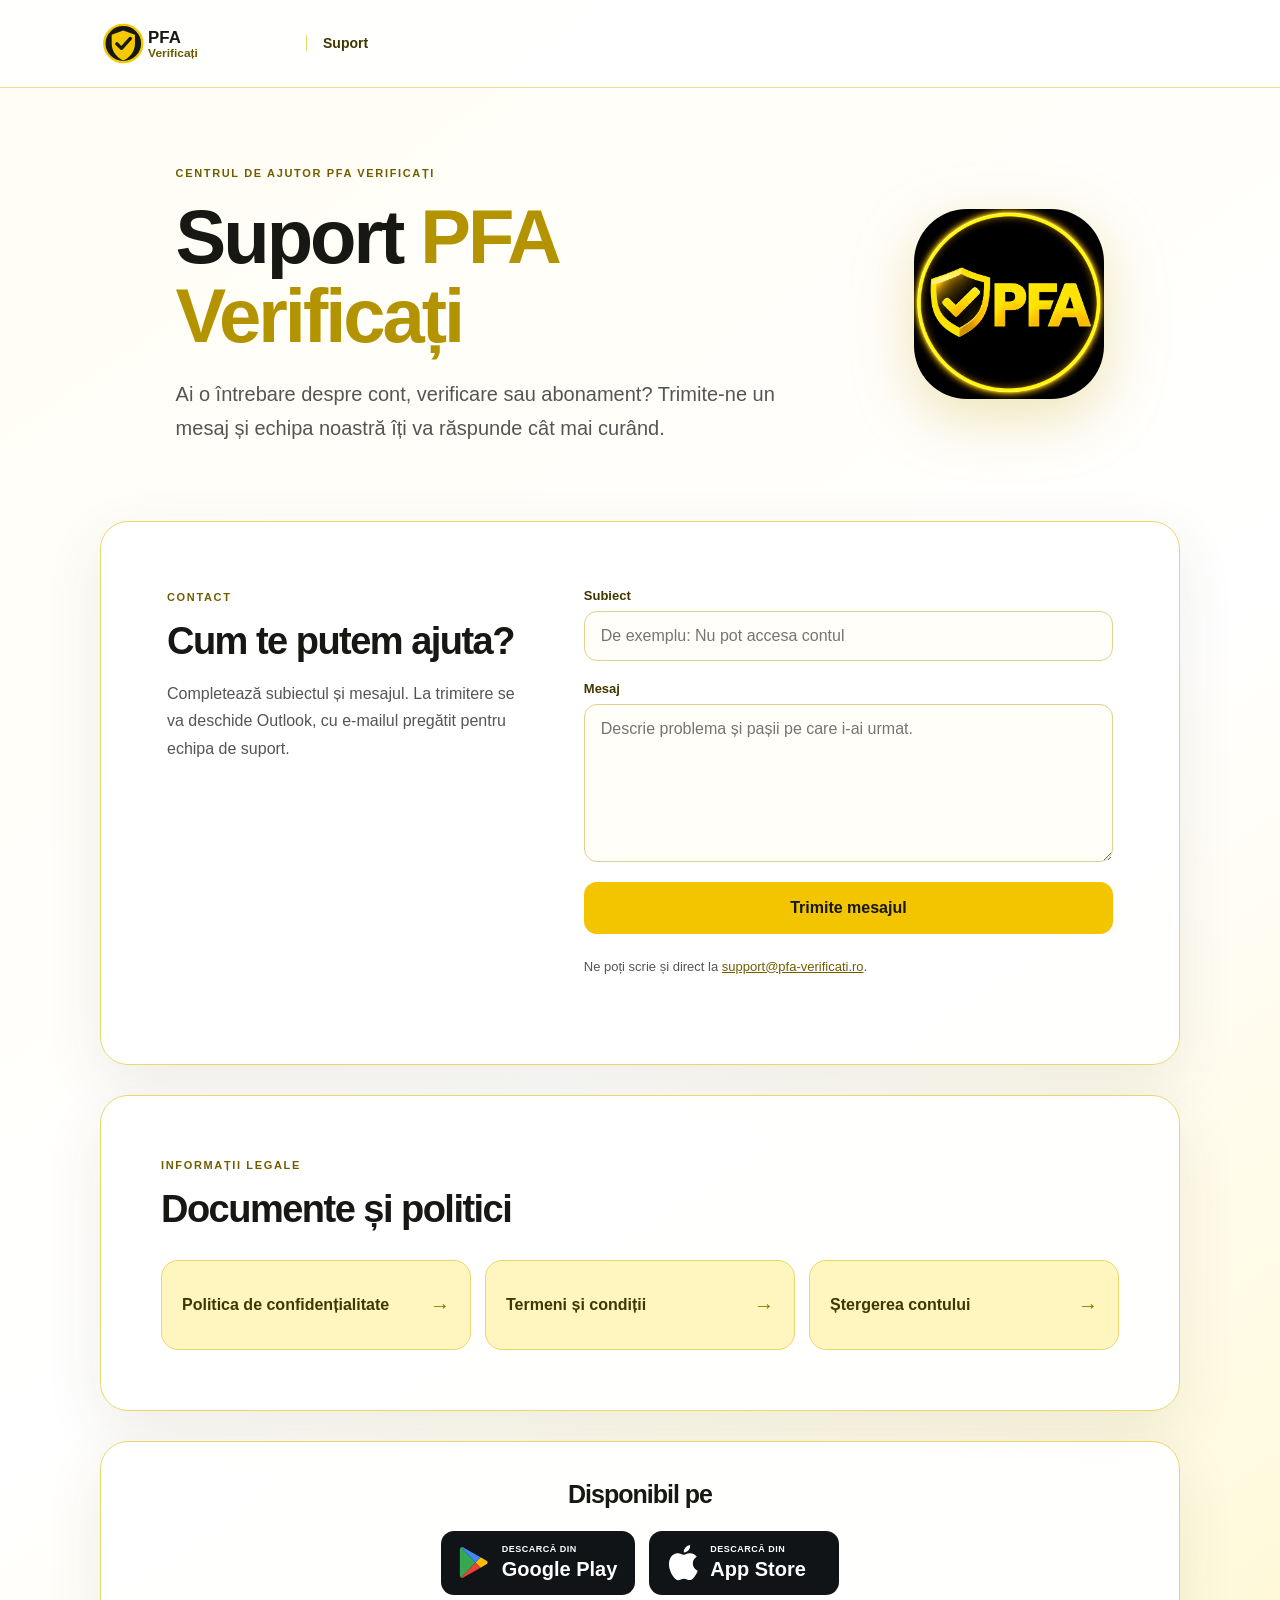
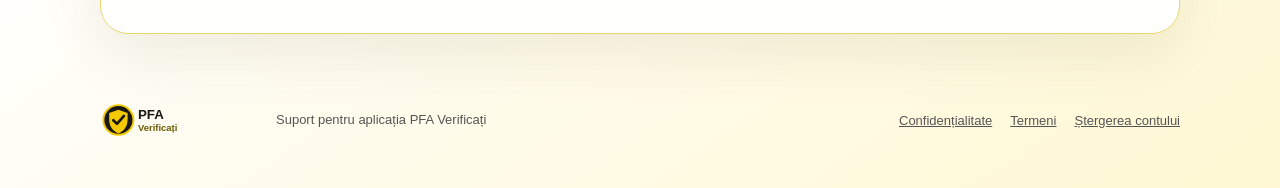
<file: index.html>
<!doctype html>
<html lang="ro">
<head>
  <meta charset="utf-8">
  <meta name="viewport" content="width=device-width, initial-scale=1">
  <meta name="theme-color" content="#f4c900">
  <meta name="description" content="Centrul de suport pentru aplicația PFA Verificați.">
  <title>Suport PFA Verificați</title>
  <link rel="icon" type="image/png" href="assets/favicon.png">
  <link rel="stylesheet" href="styles.css">
</head>
<body>
  <header class="site-header">
    <a class="brand" href="./" aria-label="Suport PFA Verificați — pagina principală">
      <img src="assets/logo.svg" alt="PFA Verificați">
      <span>Suport</span>
    </a>
  </header>

  <main>
    <section class="hero" aria-labelledby="page-title">
      <div class="hero-copy">
        <p class="eyebrow">CENTRUL DE AJUTOR PFA VERIFICAȚI</p>
        <h1 id="page-title">Suport <em>PFA Verificați</em></h1>
        <p class="lead">Ai o întrebare despre cont, verificare sau abonament? Trimite-ne un mesaj și echipa noastră îți va răspunde cât mai curând.</p>
      </div>
      <img class="hero-icon" src="assets/pfa-icon.png" alt="" aria-hidden="true">
    </section>

    <section class="support-card" aria-labelledby="contact-title">
      <div class="section-heading">
        <p class="eyebrow">CONTACT</p>
        <h2 id="contact-title">Cum te putem ajuta?</h2>
        <p>Completează subiectul și mesajul. La trimitere se va deschide Outlook, cu e-mailul pregătit pentru echipa de suport.</p>
      </div>
      <form id="support-form">
        <label for="subject">Subiect</label>
        <input id="subject" name="subject" type="text" maxlength="120" autocomplete="off" required placeholder="De exemplu: Nu pot accesa contul">

        <label for="message">Mesaj</label>
        <textarea id="message" name="message" rows="7" maxlength="3000" required placeholder="Descrie problema și pașii pe care i-ai urmat."></textarea>

        <button type="submit">Trimite mesajul</button>
      </form>
      <p class="direct-contact">Ne poți scrie și direct la <a href="mailto:support@pfa-verificati.ro">support@pfa-verificati.ro</a>.</p>
    </section>

    <section class="legal-section" aria-labelledby="legal-title">
      <p class="eyebrow">INFORMAȚII LEGALE</p>
      <h2 id="legal-title">Documente și politici</h2>
      <div class="legal-links">
        <a href="privacy-policy.html"><span>Politica de confidențialitate</span><b aria-hidden="true">→</b></a>
        <a href="terms-of-service.html"><span>Termeni și condiții</span><b aria-hidden="true">→</b></a>
        <a href="delete-user-policy.html"><span>Ștergerea contului</span><b aria-hidden="true">→</b></a>
      </div>
    </section>

    <section class="stores" aria-labelledby="stores-title">
      <h2 id="stores-title">Disponibil pe</h2>
      <div class="store-links">
        <a class="store-badge" href="https://play.google.com/store/apps" aria-label="Deschide Google Play" target="_blank" rel="noopener noreferrer">
          <svg viewBox="0 0 36 40" aria-hidden="true"><path fill="#34a853" d="M2.2 2.2A4 4 0 0 0 1 5.1v29.8a4 4 0 0 0 1.2 2.9l17-17.8z"/><path fill="#fbbc04" d="m25 13.9-5.8 6.1 5.8 6.1 7-4a2.4 2.4 0 0 0 0-4.2z"/><path fill="#4285f4" d="M2.2 2.2 19.2 20l5.8-6.1L6.1 3.1a4.2 4.2 0 0 0-3.9-.9z"/><path fill="#ea4335" d="M2.2 37.8a4.2 4.2 0 0 0 3.9-.9L25 26.1 19.2 20z"/></svg>
          <span><small>DESCARCĂ DIN</small>Google Play</span>
        </a>
        <a class="store-badge" href="https://www.apple.com/app-store/" aria-label="Deschide App Store" target="_blank" rel="noopener noreferrer">
          <svg viewBox="0 0 32 38" aria-hidden="true"><path fill="currentColor" d="M26.7 20.1c0-4.6 3.8-6.8 4-7-2.2-3.2-5.5-3.6-6.7-3.7-2.8-.3-5.5 1.7-6.9 1.7-1.4 0-3.6-1.7-6-1.6-3 .1-5.9 1.8-7.5 4.5-3.3 5.7-.8 14 2.3 18.6 1.5 2.2 3.3 4.7 5.7 4.6 2.3-.1 3.2-1.5 5.9-1.5 2.8 0 3.6 1.5 6 1.4 2.5 0 4.1-2.2 5.6-4.4 1.8-2.6 2.5-5.1 2.5-5.3-.1 0-4.9-1.9-4.9-7.3zM22.2 6.4A7.2 7.2 0 0 0 23.9 1a7.3 7.3 0 0 0-4.8 2.5 6.9 6.9 0 0 0-1.8 5.1c1.8.1 3.7-.9 4.9-2.2z"/></svg>
          <span><small>DESCARCĂ DIN</small>App Store</span>
        </a>
      </div>
    </section>
  </main>

  <footer>
    <img src="assets/logo.svg" alt="PFA Verificați">
    <p>Suport pentru aplicația PFA Verificați</p>
    <nav aria-label="Documente legale">
      <a href="privacy-policy.html">Confidențialitate</a>
      <a href="terms-of-service.html">Termeni</a>
      <a href="delete-user-policy.html">Ștergerea contului</a>
    </nav>
  </footer>
  <script src="support.js"></script>
</body>
</html>
</file>
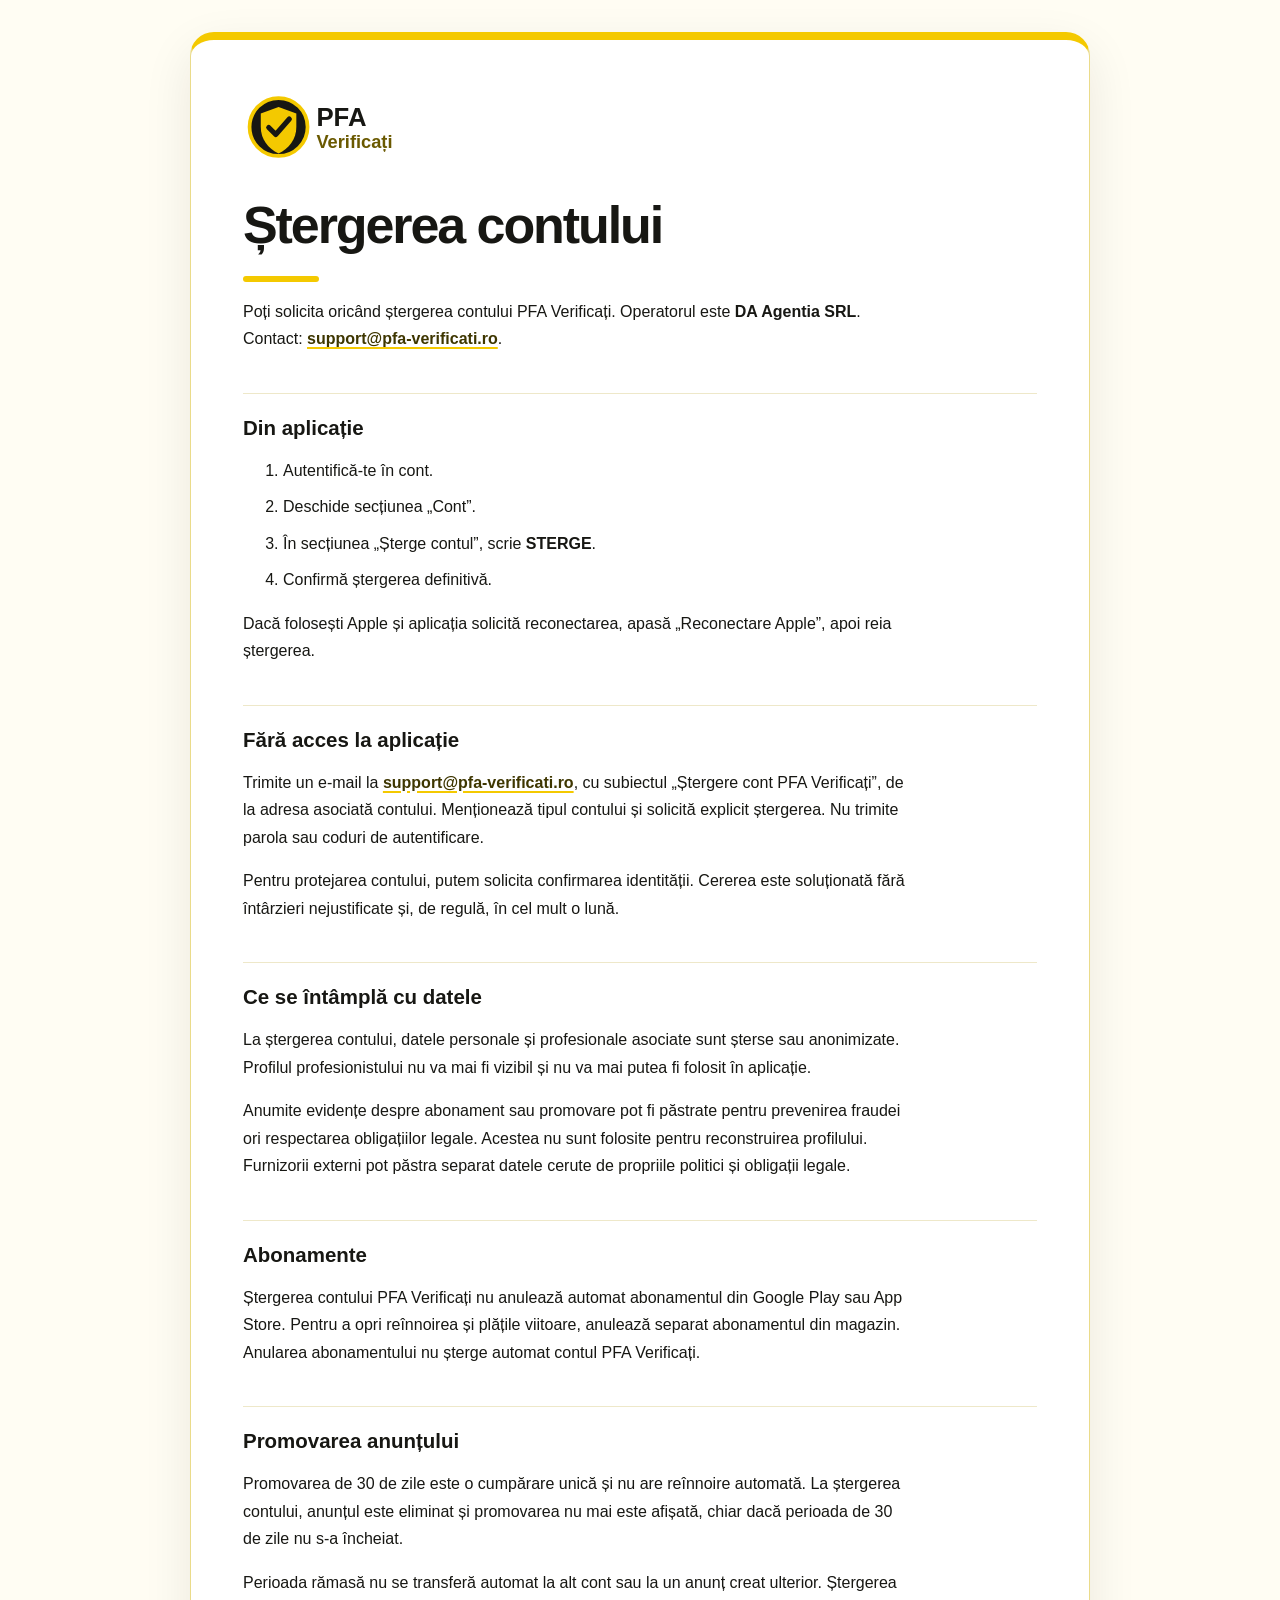
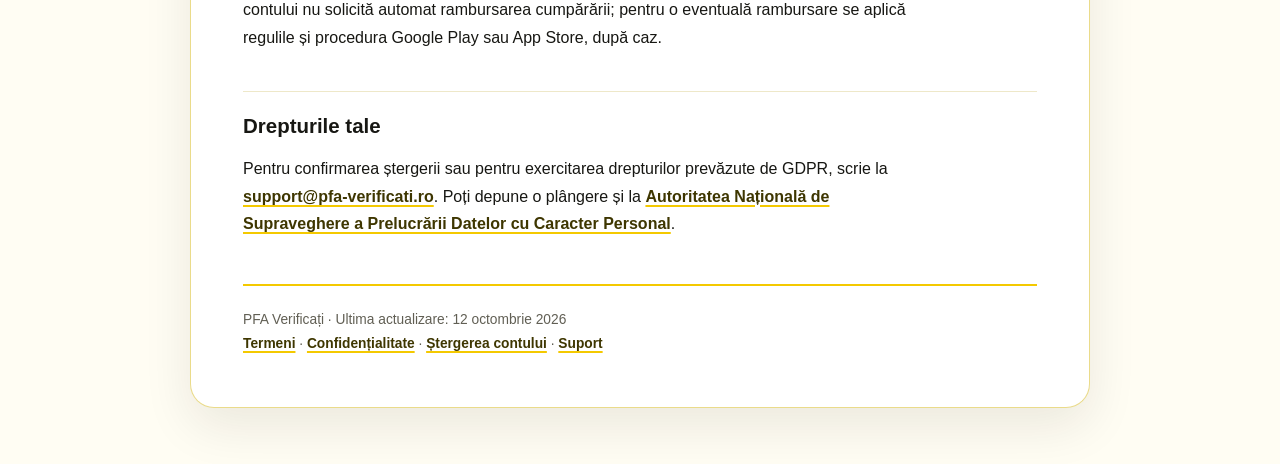
<file: delete-user-policy.html>
<!doctype html>
<html lang="ro">
<head>
 <meta charset="utf-8">
 <meta name="viewport" content="width=device-width,initial-scale=1">
 <meta name="theme-color" content="#f4c900">
 <meta name="description" content="Instrucțiuni pentru ștergerea contului PFA Verificați.">
 <title>Ștergerea contului · PFA Verificați</title>
 <link rel="icon" type="image/png" href="assets/favicon.png">
 <link rel="stylesheet" href="legal.css">
</head>
<body>
<main>
 <a href="index.html" aria-label="Înapoi la pagina de suport"><img class="logo" src="logo.svg" alt="PFA Verificați"></a>
 <h1>Ștergerea contului</h1>
 <p>Poți solicita oricând ștergerea contului PFA Verificați. Operatorul este <strong>DA Agentia SRL</strong>. Contact: <a href="mailto:support@pfa-verificati.ro">support@pfa-verificati.ro</a>.</p>

 <h2>Din aplicație</h2>
 <ol>
  <li>Autentifică-te în cont.</li>
  <li>Deschide secțiunea „Cont”.</li>
  <li>În secțiunea „Șterge contul”, scrie <strong>STERGE</strong>.</li>
  <li>Confirmă ștergerea definitivă.</li>
 </ol>
 <p>Dacă folosești Apple și aplicația solicită reconectarea, apasă „Reconectare Apple”, apoi reia ștergerea.</p>

 <h2>Fără acces la aplicație</h2>
 <p>Trimite un e-mail la <a href="mailto:support@pfa-verificati.ro">support@pfa-verificati.ro</a>, cu subiectul „Ștergere cont PFA Verificați”, de la adresa asociată contului. Menționează tipul contului și solicită explicit ștergerea. Nu trimite parola sau coduri de autentificare.</p>
 <p>Pentru protejarea contului, putem solicita confirmarea identității. Cererea este soluționată fără întârzieri nejustificate și, de regulă, în cel mult o lună.</p>

 <h2>Ce se întâmplă cu datele</h2>
 <p>La ștergerea contului, datele personale și profesionale asociate sunt șterse sau anonimizate. Profilul profesionistului nu va mai fi vizibil și nu va mai putea fi folosit în aplicație.</p>
 <p>Anumite evidențe despre abonament sau promovare pot fi păstrate pentru prevenirea fraudei ori respectarea obligațiilor legale. Acestea nu sunt folosite pentru reconstruirea profilului. Furnizorii externi pot păstra separat datele cerute de propriile politici și obligații legale.</p>

 <h2>Abonamente</h2>
 <p>Ștergerea contului PFA Verificați nu anulează automat abonamentul din Google Play sau App Store. Pentru a opri reînnoirea și plățile viitoare, anulează separat abonamentul din magazin. Anularea abonamentului nu șterge automat contul PFA Verificați.</p>

 <h2>Promovarea anunțului</h2>
 <p>Promovarea de 30 de zile este o cumpărare unică și nu are reînnoire automată. La ștergerea contului, anunțul este eliminat și promovarea nu mai este afișată, chiar dacă perioada de 30 de zile nu s-a încheiat.</p>
 <p>Perioada rămasă nu se transferă automat la alt cont sau la un anunț creat ulterior. Ștergerea contului nu solicită automat rambursarea cumpărării; pentru o eventuală rambursare se aplică regulile și procedura Google Play sau App Store, după caz.</p>

 <h2>Drepturile tale</h2>
 <p>Pentru confirmarea ștergerii sau pentru exercitarea drepturilor prevăzute de GDPR, scrie la <a href="mailto:support@pfa-verificati.ro">support@pfa-verificati.ro</a>. Poți depune o plângere și la <a href="https://www.dataprotection.ro/" rel="noopener">Autoritatea Națională de Supraveghere a Prelucrării Datelor cu Caracter Personal</a>.</p>

 <footer>PFA Verificați · Ultima actualizare: 12 octombrie 2026<br><a href="terms-of-service.html">Termeni</a> · <a href="privacy-policy.html">Confidențialitate</a> · <a href="delete-user-policy.html">Ștergerea contului</a> · <a href="index.html">Suport</a></footer>
</main>
</body>
</html>
</file>
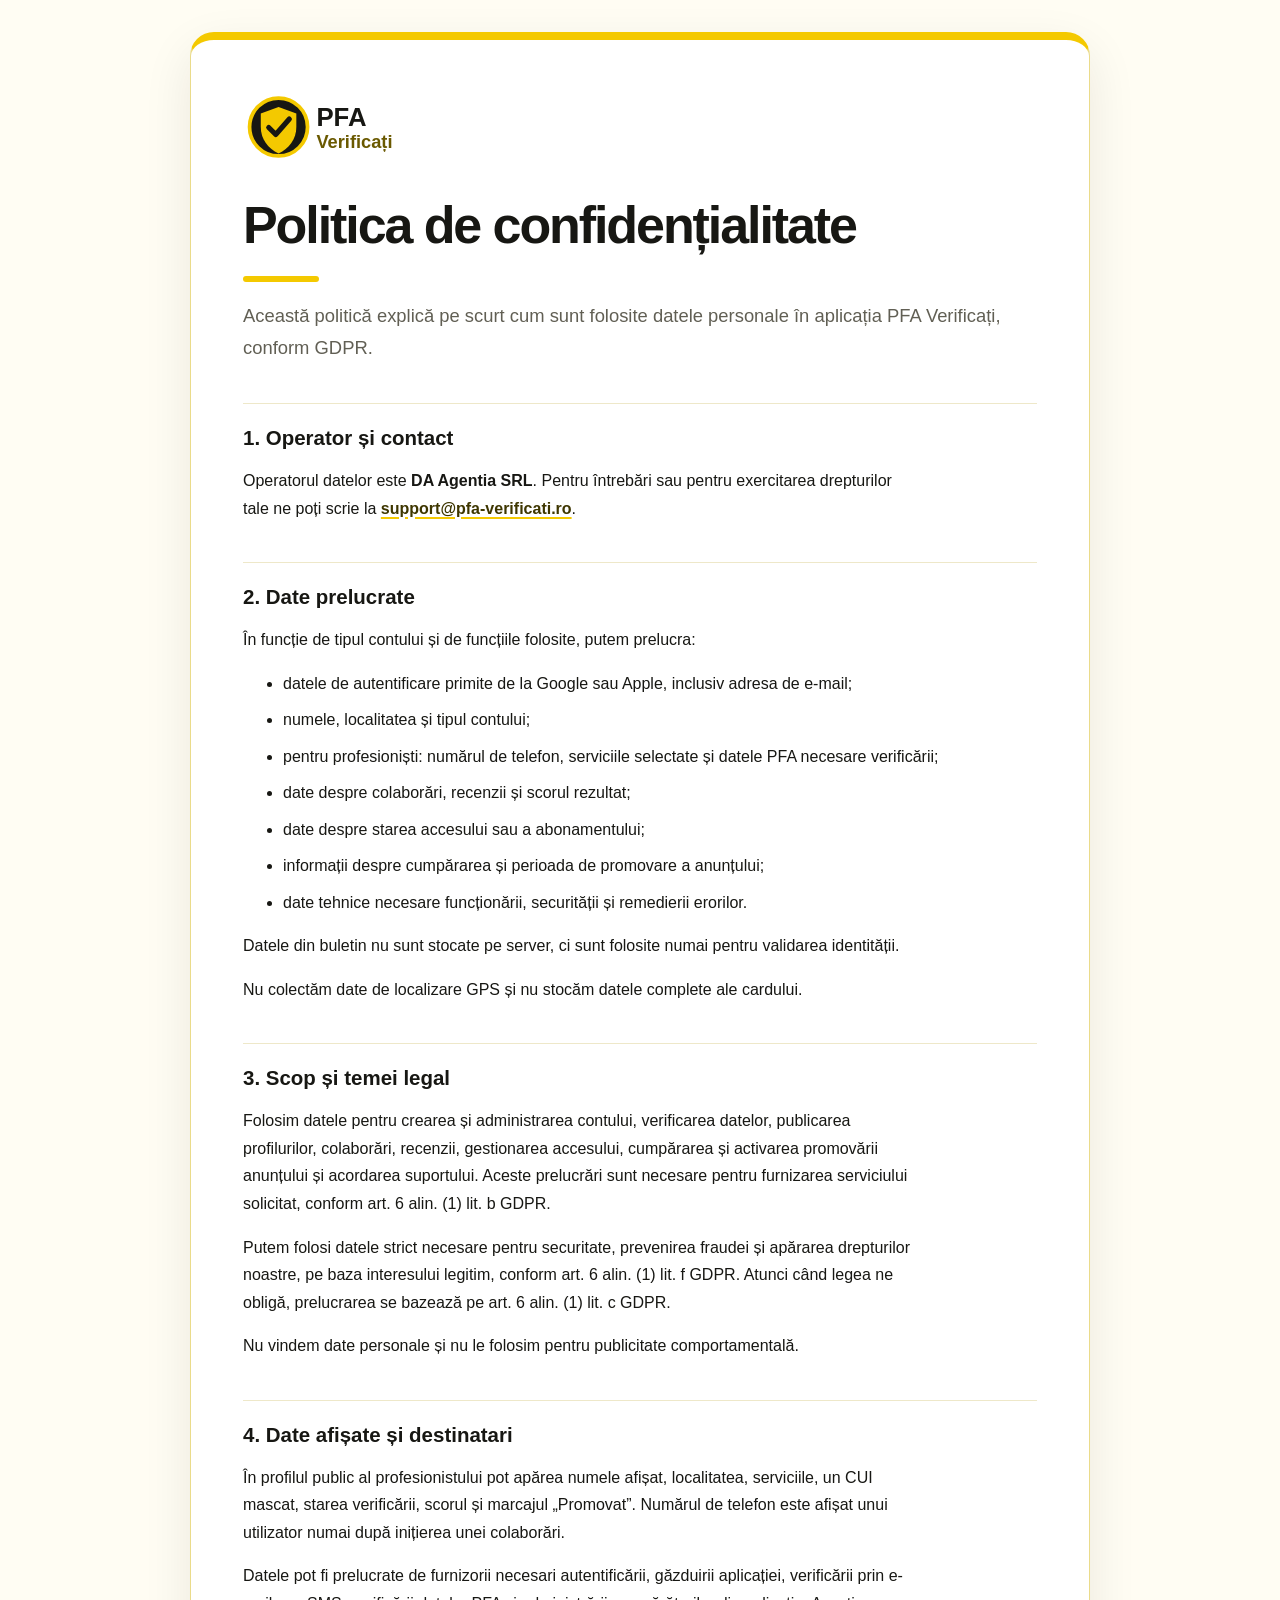
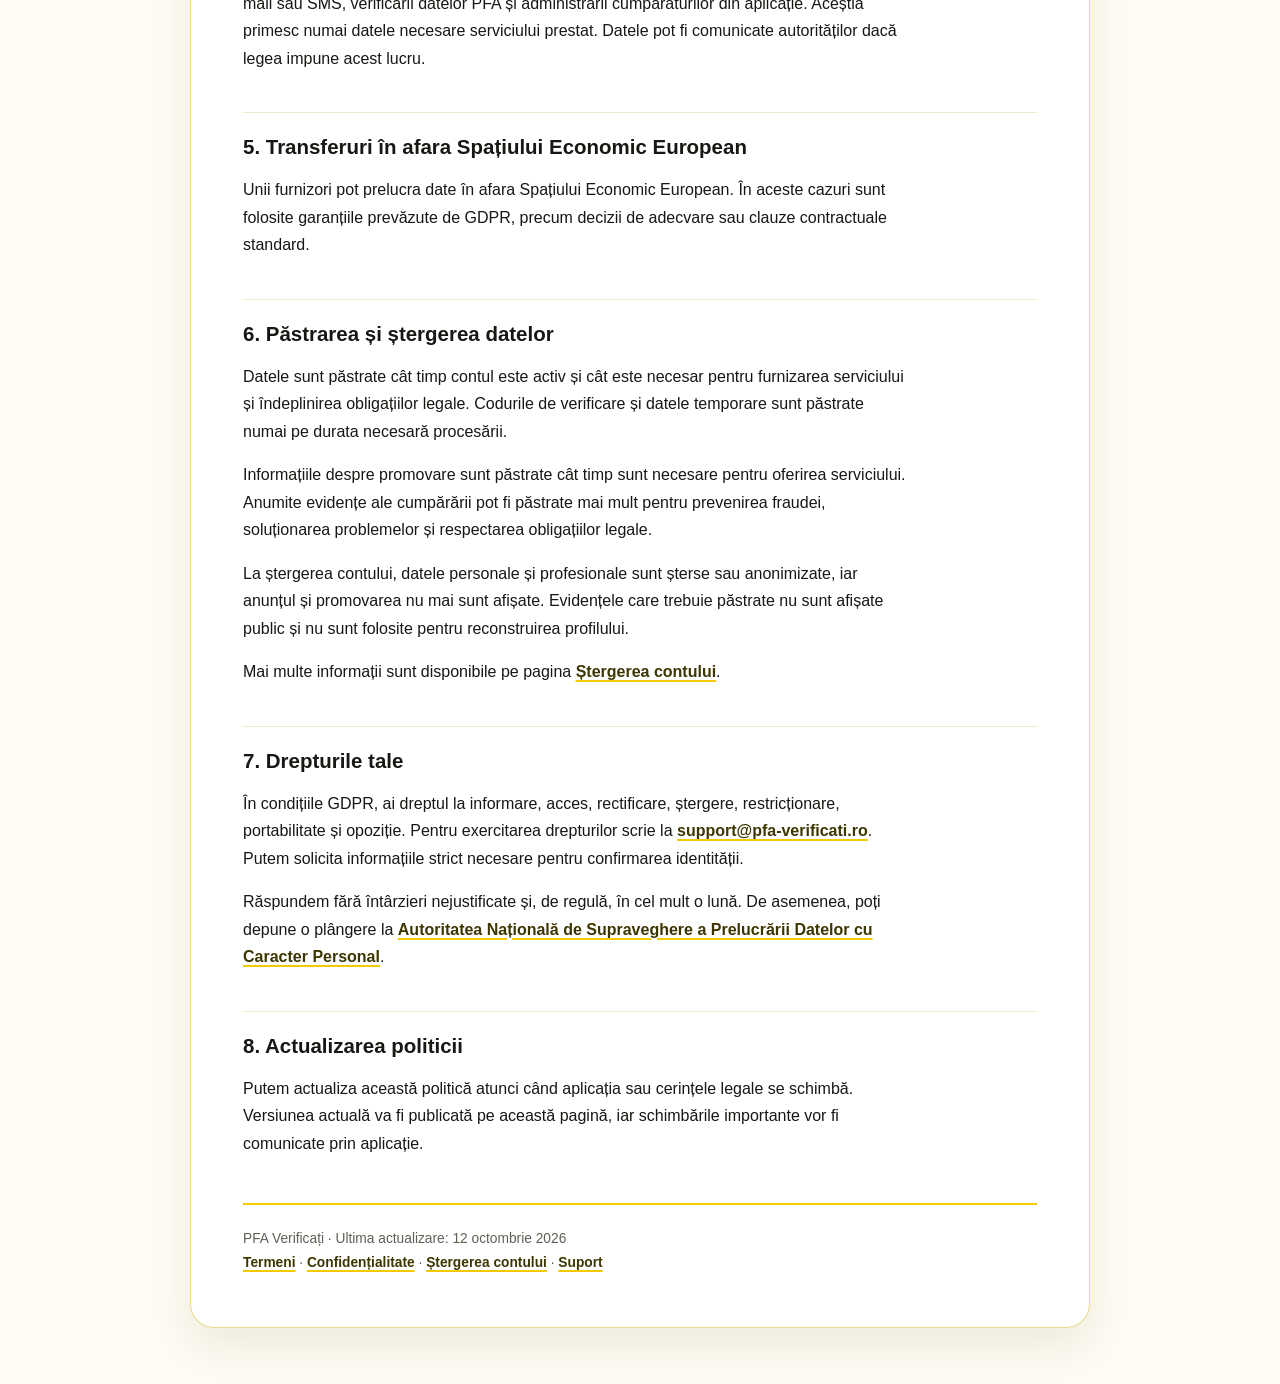
<file: privacy-policy.html>
<!doctype html>
<html lang="ro">
<head>
 <meta charset="utf-8">
 <meta name="viewport" content="width=device-width,initial-scale=1">
 <meta name="theme-color" content="#f4c900">
 <meta name="description" content="Politica de confidențialitate a aplicației PFA Verificați.">
 <title>Politica de confidențialitate · PFA Verificați</title>
 <link rel="icon" type="image/png" href="assets/favicon.png">
 <link rel="stylesheet" href="legal.css">
</head>
<body>
<main>
 <a href="index.html" aria-label="Înapoi la pagina de suport"><img class="logo" src="logo.svg" alt="PFA Verificați"></a>
 <h1>Politica de confidențialitate</h1>
 <p class="lead">Această politică explică pe scurt cum sunt folosite datele personale în aplicația PFA Verificați, conform GDPR.</p>

 <h2>1. Operator și contact</h2>
 <p>Operatorul datelor este <strong>DA Agentia SRL</strong>. Pentru întrebări sau pentru exercitarea drepturilor tale ne poți scrie la <a href="mailto:support@pfa-verificati.ro">support@pfa-verificati.ro</a>.</p>

 <h2>2. Date prelucrate</h2>
 <p>În funcție de tipul contului și de funcțiile folosite, putem prelucra:</p>
 <ul>
  <li>datele de autentificare primite de la Google sau Apple, inclusiv adresa de e-mail;</li>
  <li>numele, localitatea și tipul contului;</li>
  <li>pentru profesioniști: numărul de telefon, serviciile selectate și datele PFA necesare verificării;</li>
  <li>date despre colaborări, recenzii și scorul rezultat;</li>
  <li>date despre starea accesului sau a abonamentului;</li>
  <li>informații despre cumpărarea și perioada de promovare a anunțului;</li>
  <li>date tehnice necesare funcționării, securității și remedierii erorilor.</li>
 </ul>
 <p>Datele din buletin nu sunt stocate pe server, ci sunt folosite numai pentru validarea identității.</p>
 <p>Nu colectăm date de localizare GPS și nu stocăm datele complete ale cardului.</p>

 <h2>3. Scop și temei legal</h2>
 <p>Folosim datele pentru crearea și administrarea contului, verificarea datelor, publicarea profilurilor, colaborări, recenzii, gestionarea accesului, cumpărarea și activarea promovării anunțului și acordarea suportului. Aceste prelucrări sunt necesare pentru furnizarea serviciului solicitat, conform art. 6 alin. (1) lit. b GDPR.</p>
 <p>Putem folosi datele strict necesare pentru securitate, prevenirea fraudei și apărarea drepturilor noastre, pe baza interesului legitim, conform art. 6 alin. (1) lit. f GDPR. Atunci când legea ne obligă, prelucrarea se bazează pe art. 6 alin. (1) lit. c GDPR.</p>
 <p>Nu vindem date personale și nu le folosim pentru publicitate comportamentală.</p>

 <h2>4. Date afișate și destinatari</h2>
 <p>În profilul public al profesionistului pot apărea numele afișat, localitatea, serviciile, un CUI mascat, starea verificării, scorul și marcajul „Promovat”. Numărul de telefon este afișat unui utilizator numai după inițierea unei colaborări.</p>
 <p>Datele pot fi prelucrate de furnizorii necesari autentificării, găzduirii aplicației, verificării prin e-mail sau SMS, verificării datelor PFA și administrării cumpărăturilor din aplicație. Aceștia primesc numai datele necesare serviciului prestat. Datele pot fi comunicate autorităților dacă legea impune acest lucru.</p>

 <h2>5. Transferuri în afara Spațiului Economic European</h2>
 <p>Unii furnizori pot prelucra date în afara Spațiului Economic European. În aceste cazuri sunt folosite garanțiile prevăzute de GDPR, precum decizii de adecvare sau clauze contractuale standard.</p>

 <h2>6. Păstrarea și ștergerea datelor</h2>
 <p>Datele sunt păstrate cât timp contul este activ și cât este necesar pentru furnizarea serviciului și îndeplinirea obligațiilor legale. Codurile de verificare și datele temporare sunt păstrate numai pe durata necesară procesării.</p>
 <p>Informațiile despre promovare sunt păstrate cât timp sunt necesare pentru oferirea serviciului. Anumite evidențe ale cumpărării pot fi păstrate mai mult pentru prevenirea fraudei, soluționarea problemelor și respectarea obligațiilor legale.</p>
 <p>La ștergerea contului, datele personale și profesionale sunt șterse sau anonimizate, iar anunțul și promovarea nu mai sunt afișate. Evidențele care trebuie păstrate nu sunt afișate public și nu sunt folosite pentru reconstruirea profilului.</p>
 <p>Mai multe informații sunt disponibile pe pagina <a href="delete-user-policy.html">Ștergerea contului</a>.</p>

 <h2>7. Drepturile tale</h2>
 <p>În condițiile GDPR, ai dreptul la informare, acces, rectificare, ștergere, restricționare, portabilitate și opoziție. Pentru exercitarea drepturilor scrie la <a href="mailto:support@pfa-verificati.ro">support@pfa-verificati.ro</a>. Putem solicita informațiile strict necesare pentru confirmarea identității.</p>
 <p>Răspundem fără întârzieri nejustificate și, de regulă, în cel mult o lună. De asemenea, poți depune o plângere la <a href="https://www.dataprotection.ro/" rel="noopener">Autoritatea Națională de Supraveghere a Prelucrării Datelor cu Caracter Personal</a>.</p>

 <h2>8. Actualizarea politicii</h2>
 <p>Putem actualiza această politică atunci când aplicația sau cerințele legale se schimbă. Versiunea actuală va fi publicată pe această pagină, iar schimbările importante vor fi comunicate prin aplicație.</p>

 <footer>PFA Verificați · Ultima actualizare: 12 octombrie 2026<br><a href="terms-of-service.html">Termeni</a> · <a href="privacy-policy.html">Confidențialitate</a> · <a href="delete-user-policy.html">Ștergerea contului</a> · <a href="index.html">Suport</a></footer>
</main>
</body>
</html>
</file>
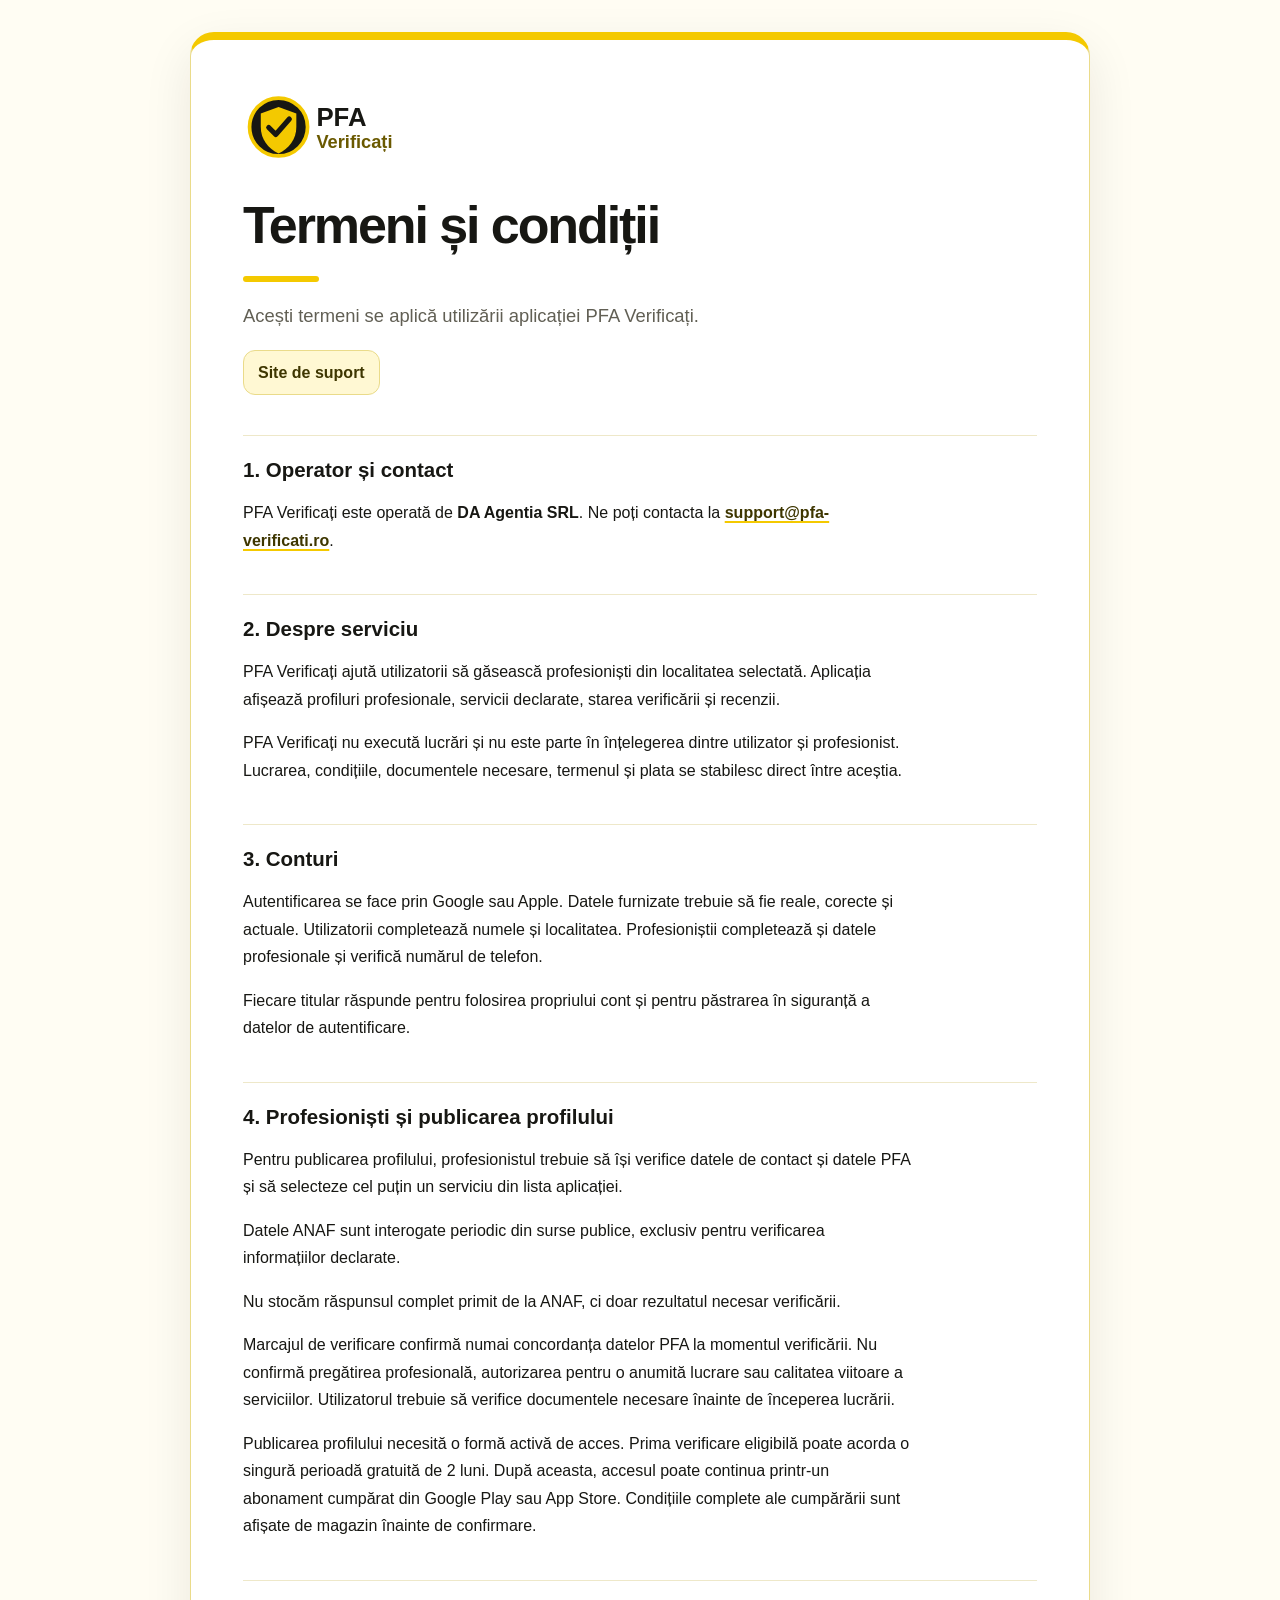
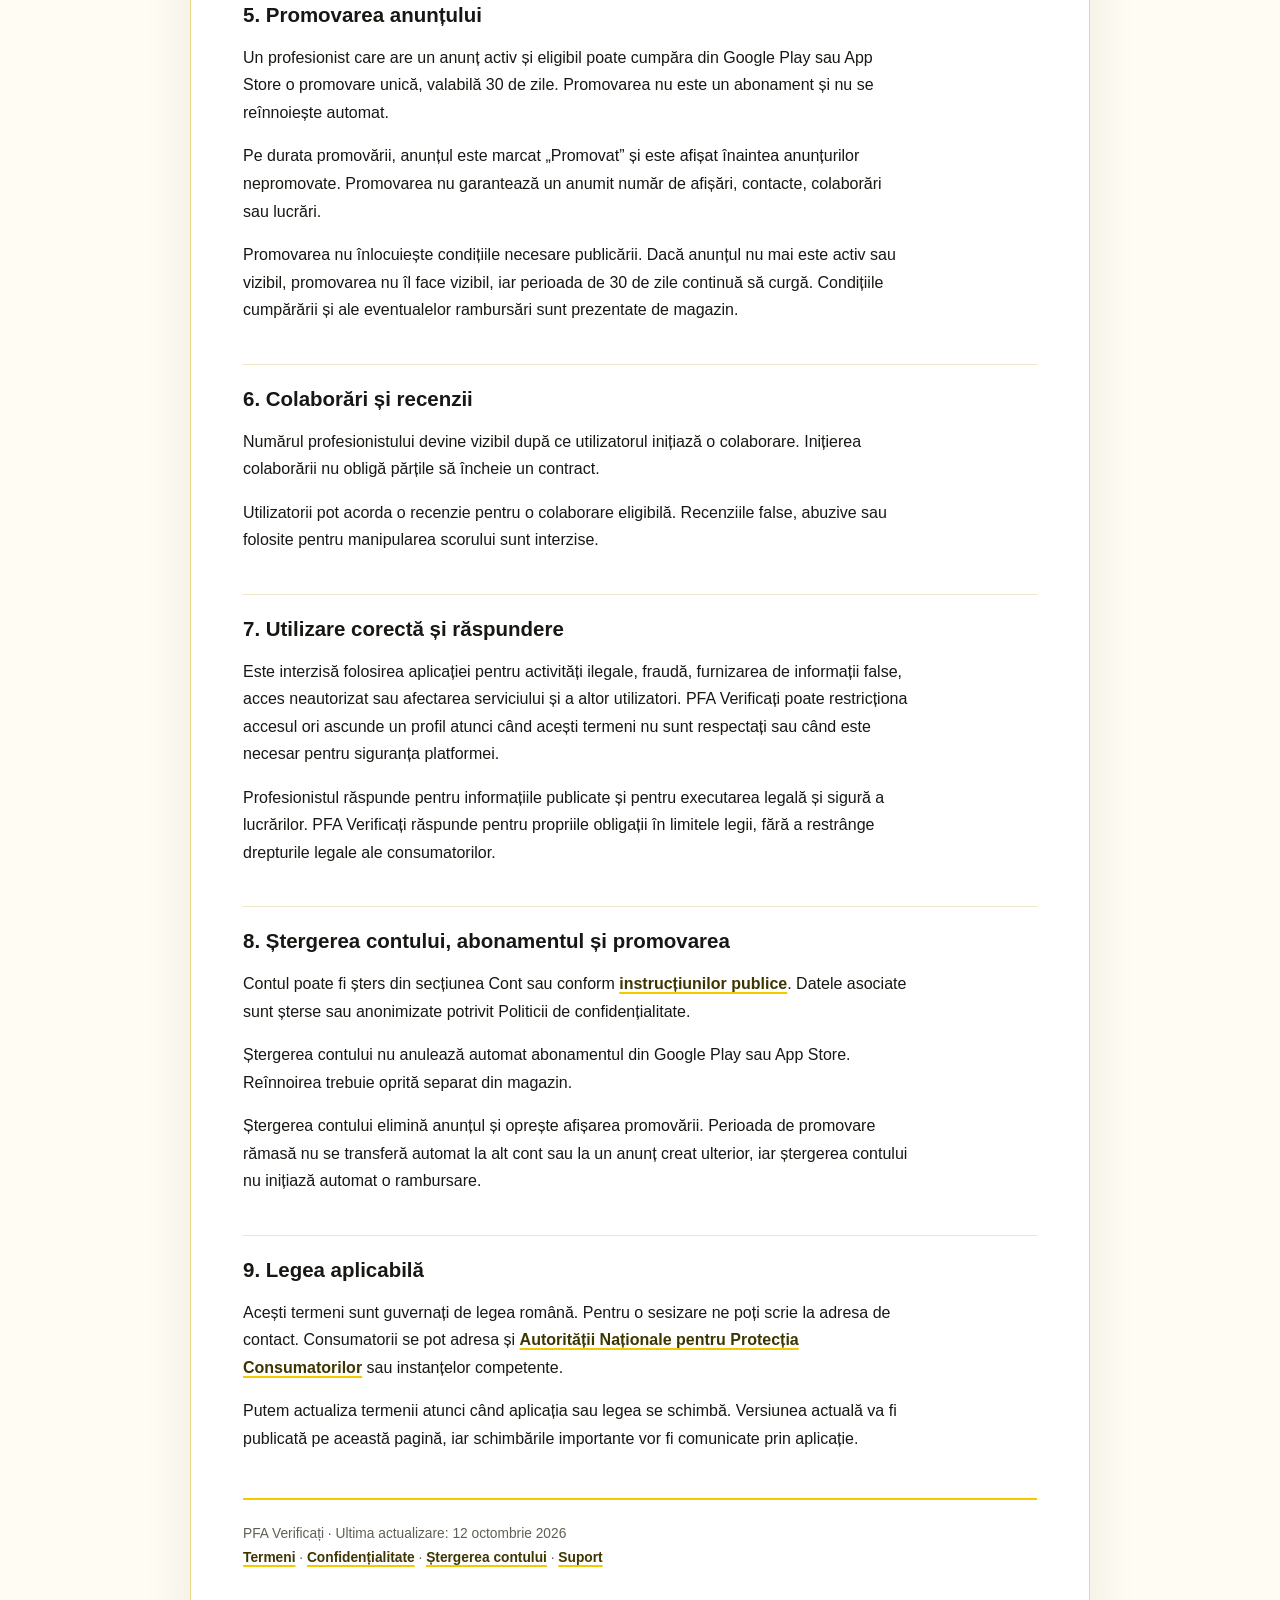
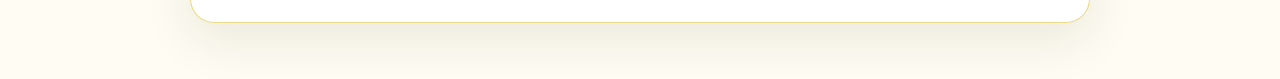
<file: terms-of-service.html>
<!doctype html>
<html lang="ro">
<head>
 <meta charset="utf-8">
 <meta name="viewport" content="width=device-width,initial-scale=1">
 <meta name="theme-color" content="#f4c900">
 <meta name="description" content="Termenii și condițiile aplicației PFA Verificați.">
 <title>Termeni și condiții · PFA Verificați</title>
 <link rel="icon" type="image/png" href="assets/favicon.png">
 <link rel="stylesheet" href="legal.css">
</head>
<body>
<main>
 <a href="index.html" aria-label="Înapoi la pagina de suport"><img class="logo" src="logo.svg" alt="PFA Verificați"></a>
 <h1>Termeni și condiții</h1>
 <p class="lead">Acești termeni se aplică utilizării aplicației PFA Verificați.</p>
 <p><a class="support-link" href="index.html">Site de suport</a></p>

 <h2>1. Operator și contact</h2>
 <p>PFA Verificați este operată de <strong>DA Agentia SRL</strong>. Ne poți contacta la <a href="mailto:support@pfa-verificati.ro">support@pfa-verificati.ro</a>.</p>

 <h2>2. Despre serviciu</h2>
 <p>PFA Verificați ajută utilizatorii să găsească profesioniști din localitatea selectată. Aplicația afișează profiluri profesionale, servicii declarate, starea verificării și recenzii.</p>
 <p>PFA Verificați nu execută lucrări și nu este parte în înțelegerea dintre utilizator și profesionist. Lucrarea, condițiile, documentele necesare, termenul și plata se stabilesc direct între aceștia.</p>

 <h2>3. Conturi</h2>
 <p>Autentificarea se face prin Google sau Apple. Datele furnizate trebuie să fie reale, corecte și actuale. Utilizatorii completează numele și localitatea. Profesioniștii completează și datele profesionale și verifică numărul de telefon.</p>
 <p>Fiecare titular răspunde pentru folosirea propriului cont și pentru păstrarea în siguranță a datelor de autentificare.</p>

 <h2>4. Profesioniști și publicarea profilului</h2>
 <p>Pentru publicarea profilului, profesionistul trebuie să își verifice datele de contact și datele PFA și să selecteze cel puțin un serviciu din lista aplicației.</p>
 <p>Datele ANAF sunt interogate periodic din surse publice, exclusiv pentru verificarea informațiilor declarate.</p>
 <p>Nu stocăm răspunsul complet primit de la ANAF, ci doar rezultatul necesar verificării.</p>
 <p>Marcajul de verificare confirmă numai concordanța datelor PFA la momentul verificării. Nu confirmă pregătirea profesională, autorizarea pentru o anumită lucrare sau calitatea viitoare a serviciilor. Utilizatorul trebuie să verifice documentele necesare înainte de începerea lucrării.</p>
 <p>Publicarea profilului necesită o formă activă de acces. Prima verificare eligibilă poate acorda o singură perioadă gratuită de 2 luni. După aceasta, accesul poate continua printr-un abonament cumpărat din Google Play sau App Store. Condițiile complete ale cumpărării sunt afișate de magazin înainte de confirmare.</p>

 <h2>5. Promovarea anunțului</h2>
 <p>Un profesionist care are un anunț activ și eligibil poate cumpăra din Google Play sau App Store o promovare unică, valabilă 30 de zile. Promovarea nu este un abonament și nu se reînnoiește automat.</p>
 <p>Pe durata promovării, anunțul este marcat „Promovat” și este afișat înaintea anunțurilor nepromovate. Promovarea nu garantează un anumit număr de afișări, contacte, colaborări sau lucrări.</p>
 <p>Promovarea nu înlocuiește condițiile necesare publicării. Dacă anunțul nu mai este activ sau vizibil, promovarea nu îl face vizibil, iar perioada de 30 de zile continuă să curgă. Condițiile cumpărării și ale eventualelor rambursări sunt prezentate de magazin.</p>

 <h2>6. Colaborări și recenzii</h2>
 <p>Numărul profesionistului devine vizibil după ce utilizatorul inițiază o colaborare. Inițierea colaborării nu obligă părțile să încheie un contract.</p>
 <p>Utilizatorii pot acorda o recenzie pentru o colaborare eligibilă. Recenziile false, abuzive sau folosite pentru manipularea scorului sunt interzise.</p>

 <h2>7. Utilizare corectă și răspundere</h2>
 <p>Este interzisă folosirea aplicației pentru activități ilegale, fraudă, furnizarea de informații false, acces neautorizat sau afectarea serviciului și a altor utilizatori. PFA Verificați poate restricționa accesul ori ascunde un profil atunci când acești termeni nu sunt respectați sau când este necesar pentru siguranța platformei.</p>
 <p>Profesionistul răspunde pentru informațiile publicate și pentru executarea legală și sigură a lucrărilor. PFA Verificați răspunde pentru propriile obligații în limitele legii, fără a restrânge drepturile legale ale consumatorilor.</p>

 <h2>8. Ștergerea contului, abonamentul și promovarea</h2>
 <p>Contul poate fi șters din secțiunea Cont sau conform <a href="delete-user-policy.html">instrucțiunilor publice</a>. Datele asociate sunt șterse sau anonimizate potrivit Politicii de confidențialitate.</p>
 <p>Ștergerea contului nu anulează automat abonamentul din Google Play sau App Store. Reînnoirea trebuie oprită separat din magazin.</p>
 <p>Ștergerea contului elimină anunțul și oprește afișarea promovării. Perioada de promovare rămasă nu se transferă automat la alt cont sau la un anunț creat ulterior, iar ștergerea contului nu inițiază automat o rambursare.</p>

 <h2>9. Legea aplicabilă</h2>
 <p>Acești termeni sunt guvernați de legea română. Pentru o sesizare ne poți scrie la adresa de contact. Consumatorii se pot adresa și <a href="https://anpc.ro/" rel="noopener">Autorității Naționale pentru Protecția Consumatorilor</a> sau instanțelor competente.</p>
 <p>Putem actualiza termenii atunci când aplicația sau legea se schimbă. Versiunea actuală va fi publicată pe această pagină, iar schimbările importante vor fi comunicate prin aplicație.</p>

 <footer>PFA Verificați · Ultima actualizare: 12 octombrie 2026<br><a href="terms-of-service.html">Termeni</a> · <a href="privacy-policy.html">Confidențialitate</a> · <a href="delete-user-policy.html">Ștergerea contului</a> · <a href="index.html">Suport</a></footer>
</main>
</body>
</html>
</file>
<file: styles.css>
:root {
  font-family: Inter, -apple-system, BlinkMacSystemFont, "Segoe UI", sans-serif;
  color: #171713;
  background: #fffdf3;
  font-synthesis: none;
  --yellow: #f2c500;
  --yellow-dark: #d9b000;
  --light: #fff6bf;
  --border: #ead66c;
  --muted: #555;
}

* { box-sizing: border-box; }
html { scroll-behavior: smooth; }
body { margin: 0; min-width: 280px; background: linear-gradient(145deg, #fffdf3 0, #fff 55%, #fff8d3 100%); }
a { color: #715d00; }
a, button, input, textarea { -webkit-tap-highlight-color: transparent; }
a:focus-visible, button:focus-visible, input:focus-visible, textarea:focus-visible { outline: 3px solid var(--yellow); outline-offset: 3px; }

.site-header {
  position: sticky;
  z-index: 10;
  top: 0;
  display: flex;
  align-items: center;
  min-height: 88px;
  padding: 16px max(24px, calc((100% - 1080px) / 2));
  border-bottom: 1px solid rgba(234, 214, 108, .8);
  background: rgba(255, 255, 255, .9);
  backdrop-filter: blur(18px);
}

.brand { display: flex; align-items: center; gap: 16px; color: #403700; text-decoration: none; }
.brand img { display: block; width: 190px; height: auto; }
.brand span { padding-left: 16px; border-left: 1px solid var(--border); font-size: 14px; font-weight: 750; }

main, footer { width: min(1080px, calc(100% - 48px)); margin-inline: auto; }
.hero { display: grid; grid-template-columns: minmax(0, 1fr) auto; align-items: center; gap: 64px; min-height: 430px; padding: 76px 7%; }
.hero-copy { max-width: 670px; }
.eyebrow { margin: 0 0 14px; color: #715d00; font-size: 11px; font-weight: 800; letter-spacing: 1.65px; }
h1, h2 { margin-top: 0; letter-spacing: -.04em; }
h1 { margin-bottom: 22px; font-size: clamp(44px, 7vw, 76px); line-height: 1.04; }
h1 em { color: #b49300; font-style: normal; }
h2 { margin-bottom: 12px; font-size: clamp(27px, 4vw, 38px); line-height: 1.15; }
p { color: var(--muted); line-height: 1.7; }
.lead { max-width: 620px; margin: 0; font-size: clamp(17px, 2vw, 20px); }
.hero-icon { width: clamp(120px, 18vw, 190px); border-radius: 28%; filter: drop-shadow(0 18px 30px rgba(191, 157, 0, .28)); }

.support-card, .legal-section, .stores { margin-bottom: 30px; border: 1px solid var(--border); border-radius: 28px; background: rgba(255, 255, 255, .94); box-shadow: 0 20px 60px rgba(70, 58, 0, .09); }
.support-card { display: grid; grid-template-columns: .8fr 1.2fr; gap: 64px; padding: clamp(28px, 6vw, 66px); }
.section-heading p:last-child { margin-bottom: 0; }
form { display: grid; }
label { margin-bottom: 8px; color: #403700; font-size: 13px; font-weight: 700; }
input, textarea { width: 100%; margin-bottom: 20px; padding: 15px 16px; border: 1px solid #ded18a; border-radius: 13px; background: #fffef9; color: #171713; font: inherit; resize: vertical; }
input:focus, textarea:focus { border-color: #c7a500; outline: none; box-shadow: 0 0 0 3px #fff3a3; }
button { min-height: 52px; padding: 14px 22px; border: 0; border-radius: 13px; background: var(--yellow); color: #171713; font: inherit; font-weight: 750; cursor: pointer; transition: background .15s, transform .15s; }
button:hover { background: var(--yellow-dark); }
button:active { transform: translateY(1px); }
.direct-contact { grid-column: 2; margin: -42px 0 0; font-size: 13px; }

.legal-section { padding: clamp(28px, 6vw, 60px); }
.legal-links { display: grid; grid-template-columns: repeat(3, 1fr); gap: 14px; margin-top: 28px; }
.legal-links a { display: flex; align-items: center; justify-content: space-between; min-height: 90px; padding: 20px; border: 1px solid var(--border); border-radius: 17px; background: var(--light); color: #403700; font-weight: 720; text-decoration: none; transition: border-color .15s, transform .15s; }
.legal-links a:hover { border-color: #c7a500; transform: translateY(-2px); }
.legal-links b { color: #8a7200; font-size: 20px; }

.stores { padding: 38px; text-align: center; }
.stores h2 { font-size: 25px; }
.store-links { display: flex; justify-content: center; gap: 14px; flex-wrap: wrap; margin-top: 22px; }
.store-badge { display: flex; align-items: center; gap: 12px; min-width: 190px; min-height: 64px; padding: 9px 18px; border-radius: 13px; background: #101417; color: #fff; text-align: left; text-decoration: none; transition: transform .15s, background .15s; }
.store-badge:hover { background: #253039; transform: translateY(-2px); }
.store-badge svg { width: 31px; height: 37px; flex: none; }
.store-badge span { font-size: 20px; font-weight: 650; line-height: 1.1; }
.store-badge small { display: block; margin-bottom: 3px; font-size: 9px; font-weight: 550; letter-spacing: .5px; }

footer { display: grid; grid-template-columns: auto 1fr auto; align-items: center; gap: 26px; padding: 38px 0 50px; color: var(--muted); font-size: 13px; }
footer img { width: 150px; }
footer p { margin: 0; }
footer nav { display: flex; gap: 18px; flex-wrap: wrap; justify-content: flex-end; }
footer a { color: var(--muted); }

@media (max-width: 760px) {
  .site-header { min-height: 76px; }
  .brand img { width: 160px; }
  main, footer { width: min(100% - 30px, 600px); }
  .hero { grid-template-columns: 1fr; gap: 24px; min-height: 0; padding: 64px 10px 48px; }
  .hero-icon { grid-row: 1; width: 95px; }
  .support-card { grid-template-columns: 1fr; gap: 32px; padding: 28px 22px; }
  .direct-contact { grid-column: 1; margin: -16px 0 0; }
  .legal-links { grid-template-columns: 1fr; }
  footer { grid-template-columns: 1fr; text-align: center; }
  footer img { margin: auto; }
  footer nav { justify-content: center; }
}

@media (max-width: 380px) {
  .brand { gap: 10px; }
  .brand img { width: 140px; }
  .brand span { padding-left: 10px; font-size: 12px; }
  .stores { padding: 28px 16px; }
  .store-badge { width: 100%; }
}

@media (prefers-reduced-motion: reduce) {
  html { scroll-behavior: auto; }
  *, *::before, *::after { transition: none !important; }
}
</file>
<file: legal.css>
:root{--yellow:#f4c900;--yellow-soft:#fff8d3;--ink:#171713;--muted:#615f54;--border:#eadb8a;--paper:#fff}
*{box-sizing:border-box}
body{font:16px/1.72 -apple-system,BlinkMacSystemFont,"Segoe UI",sans-serif;background:#fffdf3;color:var(--ink);margin:0;padding:24px}
main{max-width:900px;margin:8px auto 32px;padding:clamp(24px,5vw,52px);background:var(--paper);border:1px solid var(--border);border-top:8px solid var(--yellow);border-radius:24px;box-shadow:0 18px 50px rgba(30,27,8,.09)}
.logo{display:block;width:min(290px,78vw);height:auto;margin-bottom:32px}
h1,h2{color:var(--ink);line-height:1.22}
h1{font-size:clamp(2rem,6vw,3.25rem);letter-spacing:-.04em;margin:.15em 0}
h1:after{content:"";display:block;width:76px;height:6px;margin-top:18px;background:var(--yellow);border-radius:999px}
h2{font-size:1.28rem;margin:40px 0 10px;padding-top:22px;border-top:1px solid #eee8c9}
p,li{max-width:75ch}
a{color:#3e3600;font-weight:650;text-decoration-color:var(--yellow);text-decoration-thickness:2px;text-underline-offset:3px}
a:hover,a:focus-visible{background:var(--yellow-soft);outline:3px solid transparent}
.support-link{display:inline-flex;align-items:center;min-height:44px;padding:8px 14px;background:var(--yellow-soft);border:1px solid var(--border);border-radius:12px;text-decoration:none}
.lead{font-size:1.15rem;color:var(--muted);margin-bottom:18px}
li{margin:9px 0}
footer{margin-top:46px;padding-top:22px;border-top:2px solid var(--yellow);font-size:.86rem;color:var(--muted)}
@media(max-width:600px){body{padding:0;background:var(--paper)}main{margin:0;padding:26px 20px 32px;border-width:8px 0 0;border-radius:0;box-shadow:none}.logo{margin-bottom:24px}h2{margin-top:32px}}
</file>
